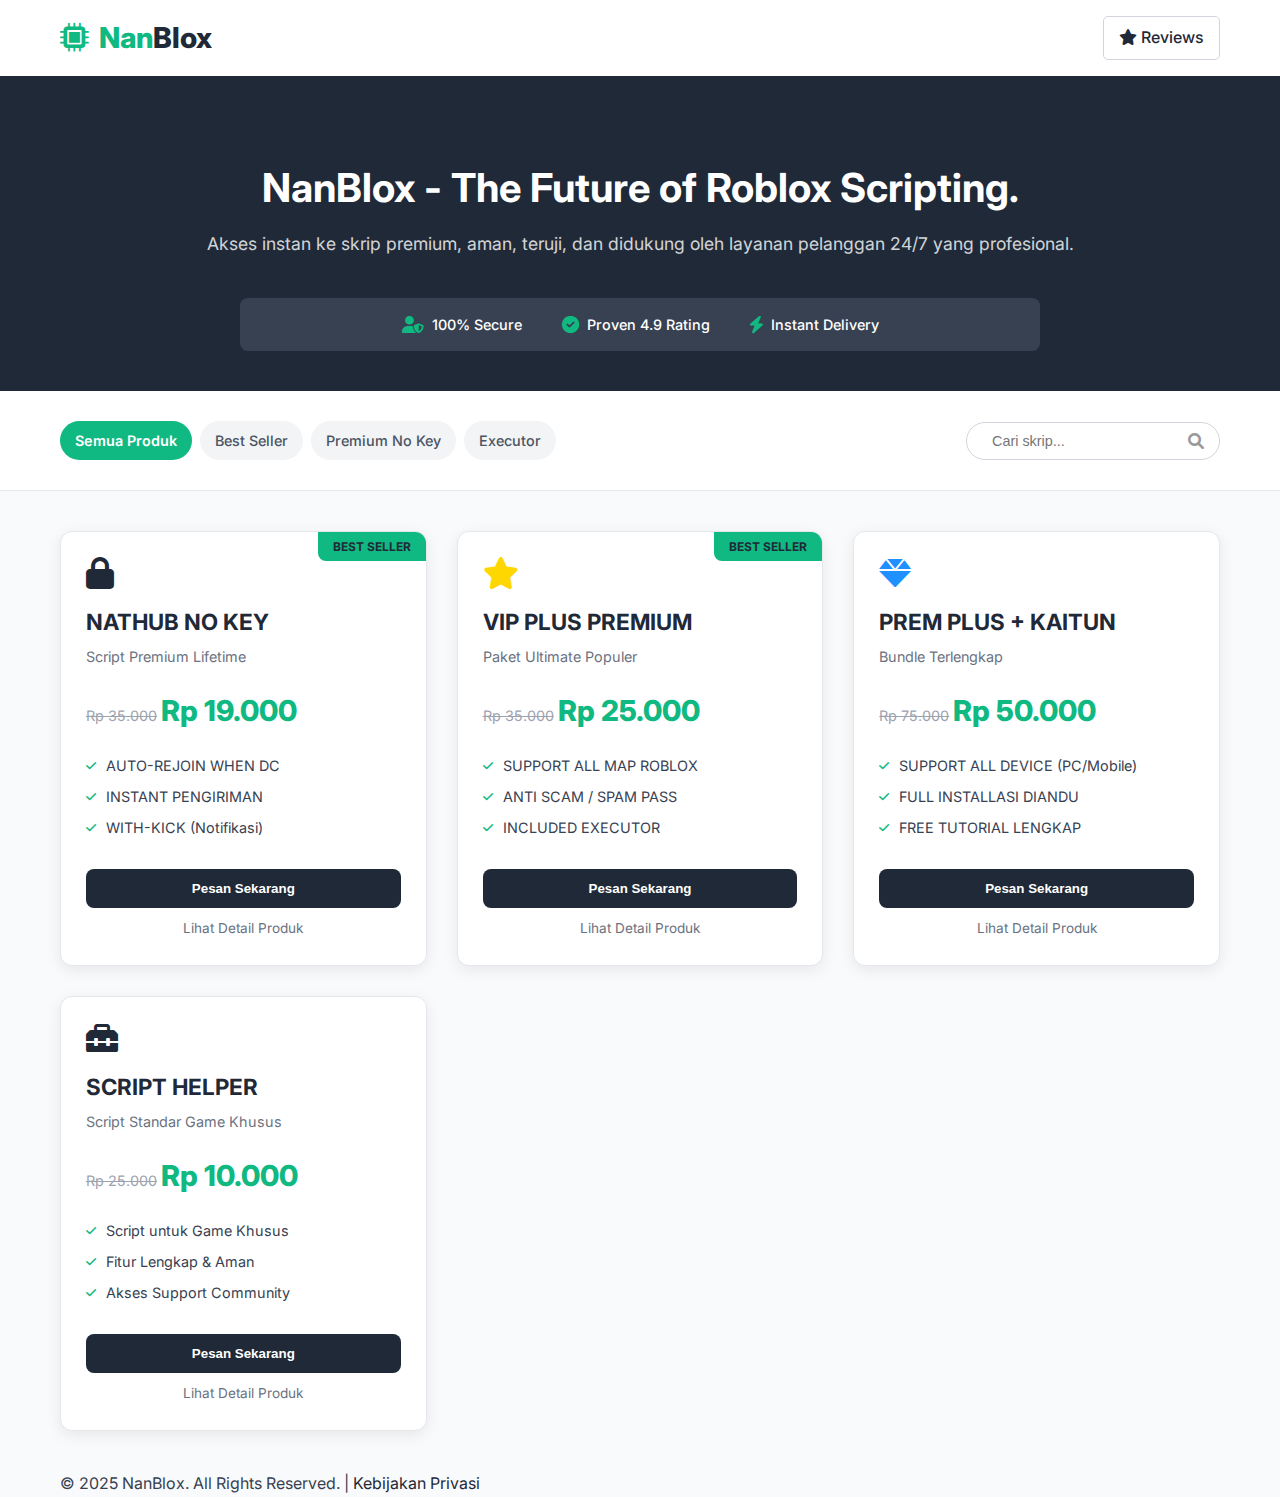
<file: index.html>
<!DOCTYPE html>
<html lang="id">
<head>
    <meta charset="UTF-8">
    <meta name="viewport" content="width=device-width, initial-scale=1.0">
    <title>NanBlox - Minimalist Roblox Script Store</title>
    <link rel="stylesheet" href="style.css">
    <link href="https://fonts.googleapis.com/css2?family=Inter:wght@300;400;500;600;700;800&display=swap" rel="stylesheet">
    <link rel="stylesheet" href="https://cdnjs.cloudflare.com/ajax/libs/font-awesome/6.0.0-beta3/css/all.min.css">
</head>
<body>

    <header class="main-header">
        <div class="container">
            <div class="logo">
                <i class="fas fa-microchip"></i> <span class="nan">Nan</span>Blox
            </div>
            <a href="#" class="btn-review"><i class="fas fa-star"></i> Reviews</a>
        </div>
    </header>

    <section class="hero-nanblox">
        <div class="container">
            <h1>NanBlox - The Future of Roblox Scripting.</h1>
            <p>Akses instan ke skrip premium, aman, teruji, dan didukung oleh layanan pelanggan 24/7 yang profesional.</p>
            
            <div class="trust-badges">
                <div class="badge"><i class="fas fa-user-shield"></i> 100% Secure</div>
                <div class="badge"><i class="fas fa-check-circle"></i> Proven 4.9 Rating</div>
                <div class="badge"><i class="fas fa-bolt"></i> Instant Delivery</div>
            </div>
        </div>
    </section>
    
    <section class="filter-section">
        <div class="container">
            <div class="categories">
                <span class="category-chip active" data-category="all">Semua Produk</span>
                <span class="category-chip" data-category="bestseller">Best Seller</span>
                <span class="category-chip" data-category="nokey">Premium No Key</span>
                <span class="category-chip" data-category="executor">Executor</span>
            </div>
            <div class="search-box">
                <input type="text" placeholder="Cari skrip...">
                <i class="fas fa-search"></i>
            </div>
        </div>
    </section>

    <section class="product-section">
        <div class="container product-grid" id="productGrid">
            
            <div class="product-card" data-category="nokey bestseller">
                <span class="best-seller-label">BEST SELLER</span>
                <div class="card-body">
                    <i class="fas fa-lock product-icon"></i>
                    <h3 class="product-title">NATHUB NO KEY</h3>
                    <div class="package-name">Script Premium Lifetime</div>
                    
                    <div class="price-box">
                        <span class="price-old">Rp 35.000</span>
                        <span class="price-new">Rp 19.000</span>
                    </div>

                    <ul class="features-list">
                        <li><i class="fas fa-check"></i> AUTO-REJOIN WHEN DC</li>
                        <li><i class="fas fa-check"></i> INSTANT PENGIRIMAN</li>
                        <li><i class="fas fa-check"></i> WITH-KICK (Notifikasi)</li>
                    </ul>

                    <button class="btn btn-order" onclick="openPopup('NATHUB NO KEY', 'Rp 19.000')">Pesan Sekarang</button>
                    <a href="#" class="details-link">Lihat Detail Produk</a>
                </div>
            </div>
            
            <div class="product-card" data-category="bestseller">
                 <span class="best-seller-label">BEST SELLER</span>
                <div class="card-body">
                    <i class="fas fa-star product-icon" style="color:#FFD700;"></i>
                    <h3 class="product-title">VIP PLUS PREMIUM</h3>
                    <div class="package-name">Paket Ultimate Populer</div>
                    
                    <div class="price-box">
                        <span class="price-old">Rp 35.000</span>
                        <span class="price-new">Rp 25.000</span>
                    </div>

                    <ul class="features-list">
                        <li><i class="fas fa-check"></i> SUPPORT ALL MAP ROBLOX</li>
                        <li><i class="fas fa-check"></i> ANTI SCAM / SPAM PASS</li>
                        <li><i class="fas fa-check"></i> INCLUDED EXECUTOR</li>
                    </ul>

                    <button class="btn btn-order" onclick="openPopup('VIP PLUS PREMIUM', 'Rp 25.000')">Pesan Sekarang</button>
                    <a href="#" class="details-link">Lihat Detail Produk</a>
                </div>
            </div>

            <div class="product-card" data-category="nokey">
                <div class="card-body">
                    <i class="fas fa-gem product-icon" style="color:#1e90ff;"></i>
                    <h3 class="product-title">PREM PLUS + KAITUN</h3>
                    <div class="package-name">Bundle Terlengkap</div>
                    
                    <div class="price-box">
                        <span class="price-old">Rp 75.000</span>
                        <span class="price-new">Rp 50.000</span>
                    </div>

                    <ul class="features-list">
                        <li><i class="fas fa-check"></i> SUPPORT ALL DEVICE (PC/Mobile)</li>
                        <li><i class="fas fa-check"></i> FULL INSTALLASI DIANDU</li>
                        <li><i class="fas fa-check"></i> FREE TUTORIAL LENGKAP</li>
                    </ul>

                    <button class="btn btn-order" onclick="openPopup('PREM PLUS + KAITUN', 'Rp 50.000')">Pesan Sekarang</button>
                    <a href="#" class="details-link">Lihat Detail Produk</a>
                </div>
            </div>
            
            <div class="product-card" data-category="all">
                <div class="card-body">
                    <i class="fas fa-toolbox product-icon"></i>
                    <h3 class="product-title">SCRIPT HELPER</h3>
                    <div class="package-name">Script Standar Game Khusus</div>
                    
                    <div class="price-box">
                        <span class="price-old">Rp 25.000</span>
                        <span class="price-new">Rp 10.000</span>
                    </div>

                    <ul class="features-list">
                        <li><i class="fas fa-check"></i> Script untuk Game Khusus</li>
                        <li><i class="fas fa-check"></i> Fitur Lengkap & Aman</li>
                        <li><i class="fas fa-check"></i> Akses Support Community</li>
                    </ul>

                    <button class="btn btn-order" onclick="openPopup('SCRIPT HELPER', 'Rp 10.000')">Pesan Sekarang</button>
                    <a href="#" class="details-link">Lihat Detail Produk</a>
                </div>
            </div>
            
            </div>
    </section>

    <div id="orderModal" class="modal">
        <div class="modal-content">
            <span class="close-btn" onclick="closePopup()">&times;</span>
            <h2 id="modalTitle">Konfirmasi Pesanan</h2>
            
            <div class="product-info-block">
                <i class="fas fa-shopping-bag"></i> 
                <p>Produk Dipesan: <span id="productNameDisplay"></span></p>
            </div>

            <div class="step-card step-payment">
                <h3 class="step-title"><span class="step-number">1</span> Lakukan Pembayaran</h3>
                <p class="step-description">Lihat metode transfer yang tersedia dan lakukan pembayaran sesuai harga produk.</p>
                
                <a href="payment.html" target="_blank" class="btn btn-payment">
                    <i class="fas fa-credit-card"></i> Lihat Metode Pembayaran
                </a>
            </div>

            <div class="step-card step-chat">
                <h3 class="step-title"><span class="step-number">2</span> Konfirmasi ke Admin (Wajib)</h3>
                <p class="step-description">Klik tombol di bawah ini untuk mengirim pesan pesanan dan bukti transfer Anda via WhatsApp.</p>
                
                <button id="whatsappOrderBtn" class="btn btn-whatsapp-order">
                    <i class="fab fa-whatsapp"></i> Pesan & Kirim WA Otomatis
                </button>
            </div>

            <div class="info-alert info-modal">
                <i class="fas fa-info-circle"></i> Info: Proses order cepat setelah transfer dikonfirmasi.
            </div>
        </div>
    </div>

    <footer class="main-footer">
        <div class="container">
            <p>&copy; 2025 NanBlox. All Rights Reserved. | <a href="#">Kebijakan Privasi</a></p>
        </div>
    </footer>

    <script>
        const ADMIN_WA_NUMBER = '6285351187520'; // Ganti dengan nomor WhatsApp Admin Anda

        // Fungsi Pop-up
        function openPopup(productName, price) {
            document.getElementById('modalTitle').textContent = 'Order ' + productName;
            document.getElementById('productNameDisplay').textContent = `${productName} (${price})`;
            
            // Siapkan pesan WA otomatis
            const message = encodeURIComponent(`Halo Admin NanBlox, saya ingin memesan produk:\n\nProduk: ${productName}\nHarga: ${price}\n\nMohon petunjuk pembayarannya.`);
            const whatsappUrl = `https://wa.me/${ADMIN_WA_NUMBER}?text=${message}`;
            
            // Atur fungsi tombol WA
            document.getElementById('whatsappOrderBtn').onclick = () => {
                window.open(whatsappUrl, '_blank');
                closePopup();
            };

            document.getElementById('orderModal').style.display = 'flex';
        }

        function closePopup() {
            document.getElementById('orderModal').style.display = 'none';
        }
        
        // Menutup modal jika user klik di luar area modal
        window.onclick = function(event) {
            const modal = document.getElementById('orderModal');
            if (event.target === modal) {
                closePopup();
            }
        };

        // *** JAVASCRIPT FITUR MINIMALIS (Tab Kategori) ***
        document.addEventListener('DOMContentLoaded', function() {
            const chips = document.querySelectorAll('.category-chip');
            const products = document.querySelectorAll('.product-card');

            chips.forEach(chip => {
                chip.addEventListener('click', function() {
                    // 1. Kelola Kelas Active
                    chips.forEach(c => c.classList.remove('active'));
                    this.classList.add('active');

                    const selectedCategory = this.getAttribute('data-category');

                    // 2. Filter Produk
                    products.forEach(product => {
                        const productCategories = product.getAttribute('data-category');

                        // Logika filtering: tampilkan jika kategori 'all' dipilih ATAU kategori produk mengandung kategori yang dipilih
                        if (selectedCategory === 'all' || productCategories.includes(selectedCategory)) {
                            product.style.display = 'block';
                        } else {
                            product.style.display = 'none';
                        }
                    });
                });
            });
        });
    </script>
</body>
</html>
</file>
<file: style.css>
/* Palet Warna: Minimalis & Modern */
:root {
    --color-primary: #1F2937;      /* Deep Navy Blue (Text & Header) */
    --color-secondary: #10B981;    /* Emerald/Lime Green (Aksen/Aman/CTA) */
    --color-background: #F9FAFB;   /* Latar Belakang Sangat Terang */
    --color-card-bg: #FFFFFF;      /* Latar Belakang Card Putih */
    --color-text-dark: #374151;    /* Abu-abu Gelap untuk Teks */
    --color-text-light: #fff;
    --color-gray-soft: #D1D5DB;    /* Abu-abu Lembut */
    --font-family: 'Inter', sans-serif;
}

/* === RESET DASAR & TIPOGRAFI === */
* {
    margin: 0;
    padding: 0;
    box-sizing: border-box;
}

body {
    font-family: var(--font-family);
    line-height: 1.6;
    background-color: var(--color-background);
    color: var(--color-text-dark);
}

.container {
    max-width: 1200px;
    margin: 0 auto;
    padding: 0 20px;
}

a {
    text-decoration: none;
    color: var(--color-primary);
    transition: color 0.3s;
}

/* === HEADER & NAVIGASI === */
.main-header {
    background-color: var(--color-card-bg);
    padding: 15px 0;
    box-shadow: 0 1px 3px rgba(0, 0, 0, 0.05);
}

.main-header .container {
    display: flex;
    justify-content: space-between;
    align-items: center;
}

.logo {
    font-size: 1.8em;
    font-weight: 800;
    color: var(--color-primary);
    display: flex;
    align-items: center;
}

.logo i {
    color: var(--color-secondary);
    margin-right: 10px;
}

.logo .nan {
    color: var(--color-secondary);
}

.btn-review {
    color: var(--color-primary) !important;
    border: 1px solid var(--color-gray-soft);
    padding: 8px 15px !important;
    border-radius: 5px;
    font-weight: 500;
}

.btn-review:hover {
    background-color: #F3F4F6;
}

/* === HERO SECTION === */
.hero-nanblox {
    background-color: var(--color-primary);
    color: var(--color-text-light);
    padding: 80px 0 40px;
    text-align: center;
}

.hero-nanblox h1 {
    font-size: 2.5em;
    margin-bottom: 10px;
    font-weight: 700;
}

.hero-nanblox p {
    font-size: 1.1em;
    opacity: 0.8;
    margin-bottom: 40px;
}

.trust-badges {
    display: flex;
    justify-content: center;
    gap: 40px;
    background-color: #374151;
    border-radius: 8px;
    padding: 15px 20px;
    margin: 0 auto;
    max-width: 800px;
}

.badge {
    display: flex;
    align-items: center;
    font-weight: 500;
    font-size: 0.9em;
}

.badge i {
    font-size: 1.2em;
    margin-right: 8px;
    color: var(--color-secondary);
}

/* === FILTER & TABS (JavaScript Interaction) === */
.filter-section {
    padding: 30px 0;
    background-color: var(--color-card-bg);
    border-bottom: 1px solid #E5E7EB;
}

.filter-section .container {
    display: flex;
    justify-content: space-between;
    align-items: center;
    flex-wrap: wrap;
    gap: 20px;
}

.categories {
    display: flex;
    flex-wrap: wrap;
    gap: 8px;
}

.category-chip {
    padding: 8px 15px;
    border-radius: 20px;
    font-size: 0.9em;
    cursor: pointer;
    background-color: #F3F4F6;
    color: #4B5563;
    transition: background-color 0.3s, color 0.3s;
    font-weight: 500;
}

.category-chip:hover {
    background-color: #E5E7EB;
}

.category-chip.active {
    background-color: var(--color-secondary);
    color: var(--color-text-light);
    font-weight: 600;
}

.search-box {
    border: 1px solid #D1D5DB;
    border-radius: 20px;
    padding: 5px 15px;
    display: flex;
    align-items: center;
}

.search-box input {
    border: none;
    outline: none;
    padding: 5px 10px;
    font-size: 0.9em;
    background: transparent;
}

.search-box i {
    color: #999;
}

/* === PRODUCT GRID STYLING === */
.product-section {
    padding: 40px 0;
}

.product-grid {
    display: grid;
    grid-template-columns: repeat(auto-fit, minmax(280px, 1fr));
    gap: 30px;
}

.product-card {
    background-color: var(--color-card-bg);
    border-radius: 12px;
    box-shadow: 0 4px 15px rgba(0, 0, 0, 0.08);
    position: relative;
    overflow: hidden;
    transition: transform 0.3s, box-shadow 0.3s;
    border: 1px solid #E5E7EB;
}

.product-card:hover {
    transform: translateY(-5px);
    box-shadow: 0 8px 25px rgba(0, 0, 0, 0.15);
}

.best-seller-label {
    position: absolute;
    top: 0;
    right: 0;
    background-color: var(--color-secondary);
    color: var(--color-primary);
    padding: 5px 15px;
    font-size: 0.75em;
    font-weight: 700;
    border-bottom-left-radius: 8px;
}

.card-body {
    padding: 25px;
}

.product-icon {
    font-size: 2em;
    margin-bottom: 15px;
    color: var(--color-primary);
}

.product-title {
    font-size: 1.4em;
    margin-bottom: 5px;
    color: var(--color-primary);
    font-weight: 700;
}

.package-name {
    font-size: 0.9em;
    color: #6B7280;
    margin-bottom: 20px;
}

.price-box {
    margin-bottom: 20px;
}

.price-old {
    text-decoration: line-through;
    color: #9CA3AF;
    font-size: 0.9em;
}

.price-new {
    font-size: 1.8em;
    font-weight: 800;
    color: var(--color-secondary);
}

.features-list {
    list-style: none;
    text-align: left;
    padding-left: 0;
    font-size: 0.9em;
    color: var(--color-text-dark);
    margin: 15px 0;
}

.features-list li {
    margin-bottom: 8px;
    display: flex;
    align-items: center;
}

.features-list i {
    color: var(--color-secondary);
    margin-right: 10px;
    font-size: 0.8em;
}

.btn-order {
    background-color: var(--color-primary);
    color: var(--color-text-light);
    padding: 12px 20px;
    border: none;
    border-radius: 8px;
    font-weight: 600;
    cursor: pointer;
    transition: background-color 0.3s;
    width: 100%;
    margin-top: 15px;
}

.btn-order:hover {
    background-color: #374151;
}

.details-link {
    display: block;
    text-align: center;
    color: #6B7280;
    margin-top: 10px;
    font-size: 0.85em;
}

.details-link:hover {
    color: var(--color-primary);
}

/* === MODAL POP-UP STYLING (Minimalis & Profesional) === */
.modal {
    display: none;
    position: fixed;
    z-index: 1000;
    left: 0;
    top: 0;
    width: 100%;
    height: 100%;
    background-color: rgba(0, 0, 0, 0.6);
    justify-content: center;
    align-items: center;
}

.modal-content {
    background-color: var(--color-card-bg);
    border-radius: 12px;
    padding: 30px;
    width: 90%;
    max-width: 450px;
    box-shadow: 0 5px 20px rgba(0, 0, 0, 0.4);
    position: relative;
}

.close-btn {
    color: #aaa;
    font-size: 28px;
    font-weight: bold;
    cursor: pointer;
    position: absolute;
    top: 10px;
    right: 20px;
    line-height: 1;
}

.modal-content h2 {
    text-align: center;
    color: var(--color-primary);
    margin-bottom: 20px;
    font-weight: 700;
}

/* Blok Informasi Produk di Atas Modal */
.product-info-block {
    display: flex;
    align-items: center;
    justify-content: center;
    gap: 10px;
    padding: 15px 20px;
    margin-bottom: 20px;
    background-color: #E5E7EB;
    border-radius: 8px;
    color: var(--color-primary);
    font-weight: 600;
}

.product-info-block i {
    color: var(--color-primary);
    font-size: 1.2em;
}

.product-info-block span {
    color: var(--color-secondary);
    font-weight: 700;
}

/* Styling Kartu Langkah (Step Card) */
.step-card {
    background-color: var(--color-card-bg);
    border: 1px solid #E5E7EB;
    border-radius: 8px;
    padding: 15px;
    margin-bottom: 15px;
    text-align: left;
    box-shadow: 0 1px 3px rgba(0, 0, 0, 0.05);
}

.step-title {
    font-size: 1.1em;
    font-weight: 700;
    color: var(--color-primary);
    margin-bottom: 8px;
    display: flex;
    align-items: center;
}

.step-number {
    display: inline-flex;
    justify-content: center;
    align-items: center;
    width: 24px;
    height: 24px;
    border-radius: 50%;
    background-color: var(--color-secondary);
    color: var(--color-text-light);
    font-size: 0.8em;
    font-weight: 800;
    margin-right: 10px;
}

.step-description {
    font-size: 0.85em;
    color: #6B7280;
    margin-bottom: 15px;
}

/* Tombol Pembayaran */
.btn-payment {
    background-color: #1E40AF;
    color: var(--color-text-light);
    width: 100%;
    padding: 10px;
    border-radius: 8px;
    font-weight: 600;
    font-size: 0.9em;
    display: block;
    text-align: center;
}

.btn-payment:hover {
    background-color: #1E3A8A;
}

/* Tombol WhatsApp */
.btn-whatsapp-order {
    background-color: var(--color-secondary);
    color: var(--color-primary);
    width: 100%;
    padding: 12px;
    border-radius: 8px;
    font-weight: 700;
    cursor: pointer;
    transition: background-color 0.3s;
    font-size: 1em;
    border: none;
}

.btn-whatsapp-order:hover {
    background-color: #059669;
    color: var(--color-text-light);
}

.info-alert {
    background-color: #ECFDF5;
    color: #065F46;
    border: 1px solid #A7F3D0;
    padding: 10px;
    border-radius: 8px;
    text-align: center;
    font-size: 0.85em;
    margin-top: 15px;
}

.info-alert i {
    margin-right: 5px;
}


/* === STYLING KHUSUS HALAMAN PEMBAYARAN (payment.html) === */
body.payment-page {
    background-color: var(--color-primary); /* Deep Navy Blue background */
    color: var(--color-text-light);
    font-family: var(--font-family);
    text-align: center;
}

.payment-container {
    max-width: 900px;
    margin: 50px auto;
    padding: 20px;
}

.header-payment { 
    color: var(--color-secondary); 
    font-size: 2.8em; 
    font-weight: 800; 
    margin-bottom: 5px; 
}
.subtitle-payment { 
    color: #9CA3AF; 
    margin-bottom: 50px; 
    font-size: 1.1em;
}

/* Wrapper Metode Pembayaran */
.payment-methods-wrapper h2, .admin-contact-section h2 {
    font-size: 1.8em;
    font-weight: 700;
    color: var(--color-text-light);
    margin-bottom: 25px;
    border-bottom: 2px solid var(--color-secondary);
    display: inline-block;
    padding-bottom: 5px;
}

.subtitle-contact {
    font-size: 1em;
    color: #9CA3AF;
    margin-bottom: 30px;
    display: block;
}


/* Grid Kartu Metode Pembayaran */
.method-grid {
    display: grid;
    grid-template-columns: repeat(auto-fit, minmax(380px, 1fr));
    gap: 30px;
    margin-bottom: 60px;
}

.method-card {
    background-color: #374151; /* Kartu Gelap */
    padding: 30px;
    border-radius: 12px;
    border: 1px solid #4B5563;
    box-shadow: 0 4px 15px rgba(0, 0, 0, 0.4);
    position: relative;
    transition: transform 0.3s;
}
.method-card:hover { transform: translateY(-3px); border-color: var(--color-secondary); }

.method-title { 
    font-size: 1.4em; 
    font-weight: 700;
    color: var(--color-secondary);
    margin-bottom: 20px; 
    display: flex; 
    align-items: center; 
    justify-content: center; 
    gap: 10px; 
}
.method-title i { font-size: 1.6em; }

.status {
    position: absolute; top: 15px; right: 15px;
    background-color: var(--color-secondary); color: var(--color-primary); 
    padding: 5px 12px; border-radius: 20px; font-size: 0.8em; font-weight: 700;
}

/* QR Code */
.qr-box { 
    background-color: #fff; 
    padding: 15px; 
    border-radius: 8px; 
    display: inline-block; 
    margin: 15px 0 25px; 
}
.qr-box img { width: 180px; height: 180px; }

/* Transfer Detail */
.transfer-detail {
    background-color: #1F2937;
    border: 1px dashed #4B5563;
    padding: 20px;
    border-radius: 8px;
    margin: 20px 0 25px;
    text-align: center;
}
.transfer-detail p { margin: 5px 0; font-size: 1em; color: #fff; }

/* Tombol Download & Copy Rekening */
.btn-download, .btn-copy-account {
    background-color: #1E40AF; 
    color: var(--color-text-light); 
    padding: 12px 20px; 
    border: none; 
    border-radius: 8px; 
    font-weight: 600; 
    cursor: pointer; 
    transition: background-color 0.3s;
    width: 100%;
}
.btn-copy-account { background-color: var(--color-secondary); color: var(--color-primary); }
.btn-download:hover { background-color: #1E3A8A; }
.btn-copy-account:hover { background-color: #059669; }


/* Bagian Konfirmasi Admin */
.admin-contact-section { padding: 30px 0; }

.contact-box-grid { 
    display: flex; 
    justify-content: center; 
    gap: 30px; 
    margin-bottom: 40px;
}

.contact-box { 
    background-color: #374151; 
    padding: 20px; 
    border-radius: 10px; 
    width: 45%;
    min-width: 250px;
}
.contact-box p { font-size: 0.9em; color: #ccc; margin-bottom: 5px; }
.contact-number { font-weight: 700; color: #fff; display: block; font-size: 1.2em; margin-bottom: 15px; }

.btn-contact-wa {
    background-color: #25D366; 
    color: #fff;
    padding: 10px 20px; 
    border-radius: 5px; 
    font-weight: 600; 
    display: block;
}
.btn-contact-wa:hover { background-color: #1EAA52; }

.btn-contact-copy {
    background-color: var(--color-secondary); 
    color: var(--color-primary); 
    padding: 10px 20px; 
    border: none;
    border-radius: 5px; 
    font-weight: 600; 
    cursor: pointer;
    width: 100%;
}
.btn-contact-copy:hover { background-color: #059669; color: var(--color-text-light); }

.discord-button {
    background-color: #5865F2; 
    color: white; 
    padding: 12px 40px; 
    border: none; 
    border-radius: 8px; 
    font-weight: 600; 
    cursor: pointer;
    font-size: 1.1em;
}
.discord-button:hover { background-color: #4552CD; }

/* === MEDIA QUERIES (Responsif) === */
@media (max-width: 850px) {
    .method-grid {
        grid-template-columns: 1fr;
    }
    .contact-box-grid {
        flex-direction: column;
        gap: 20px;
    }
    .contact-box {
        width: 100%;
    }
}
</file>
